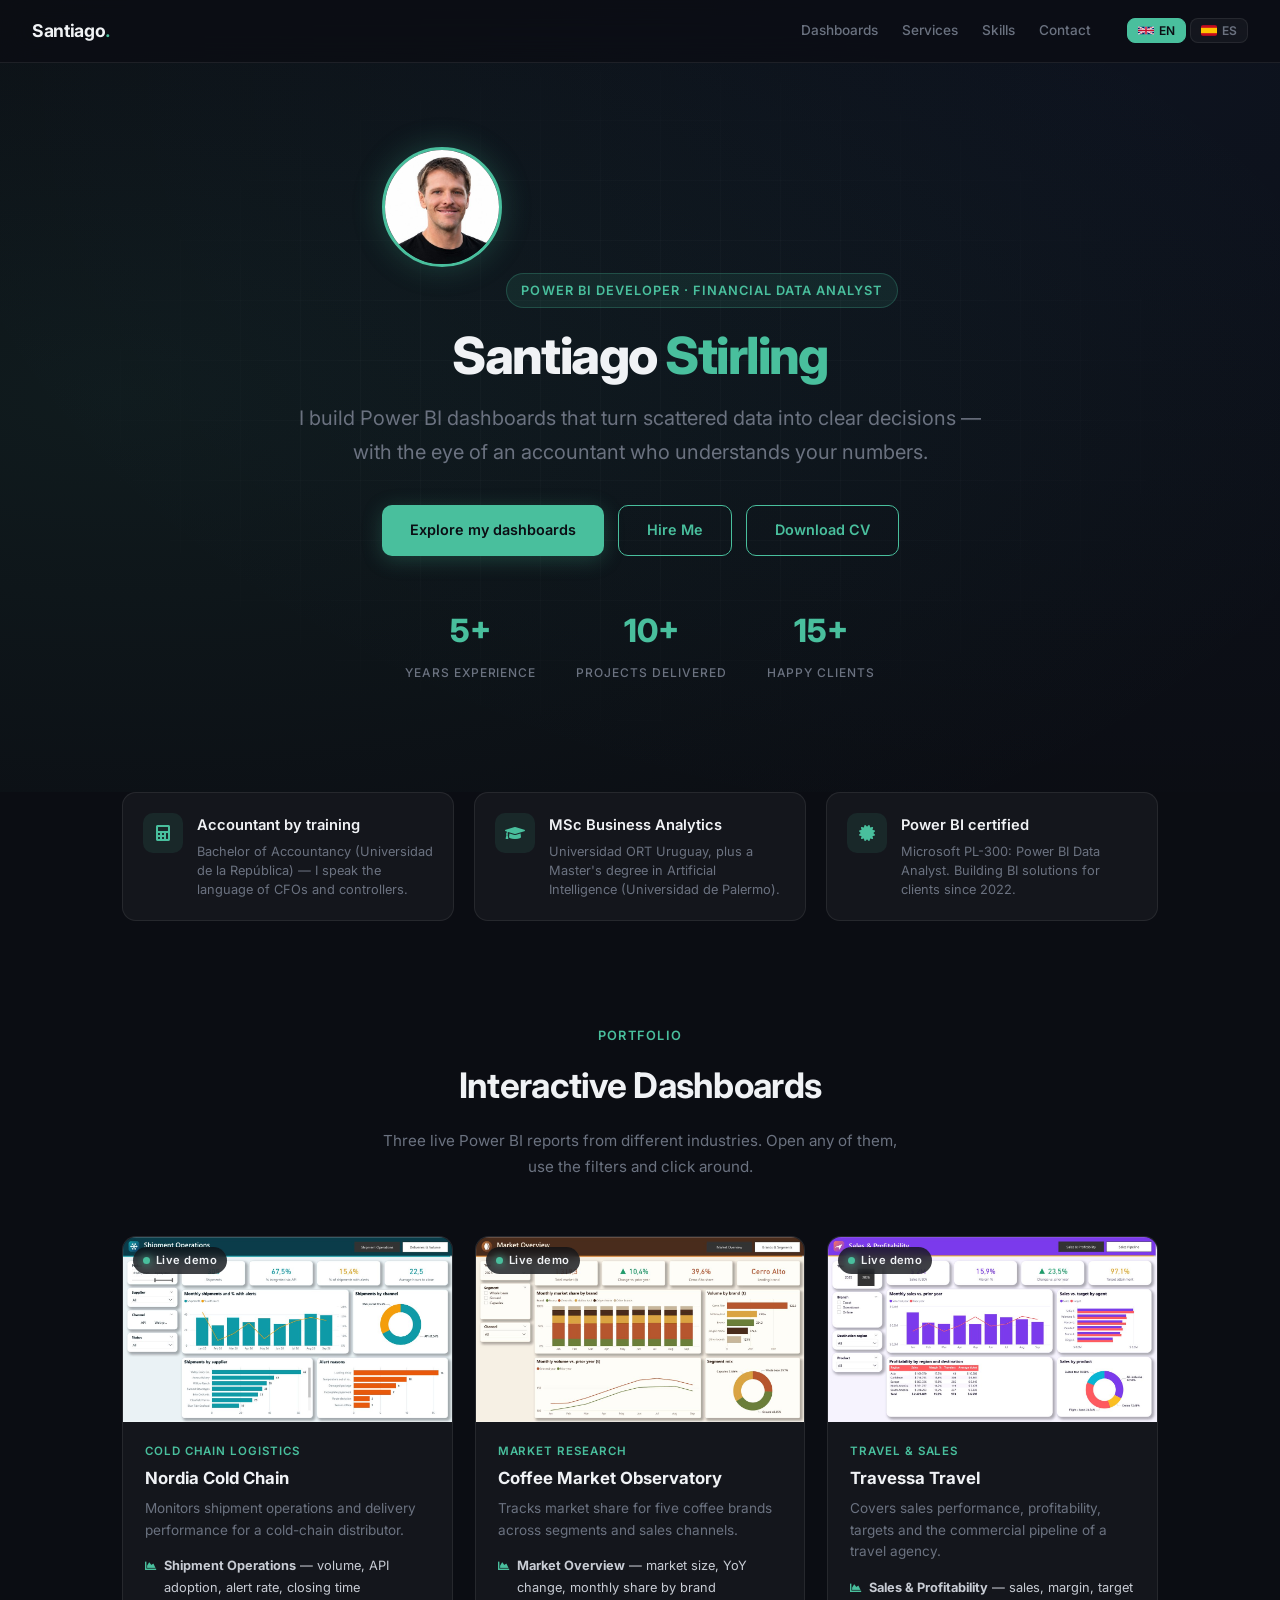
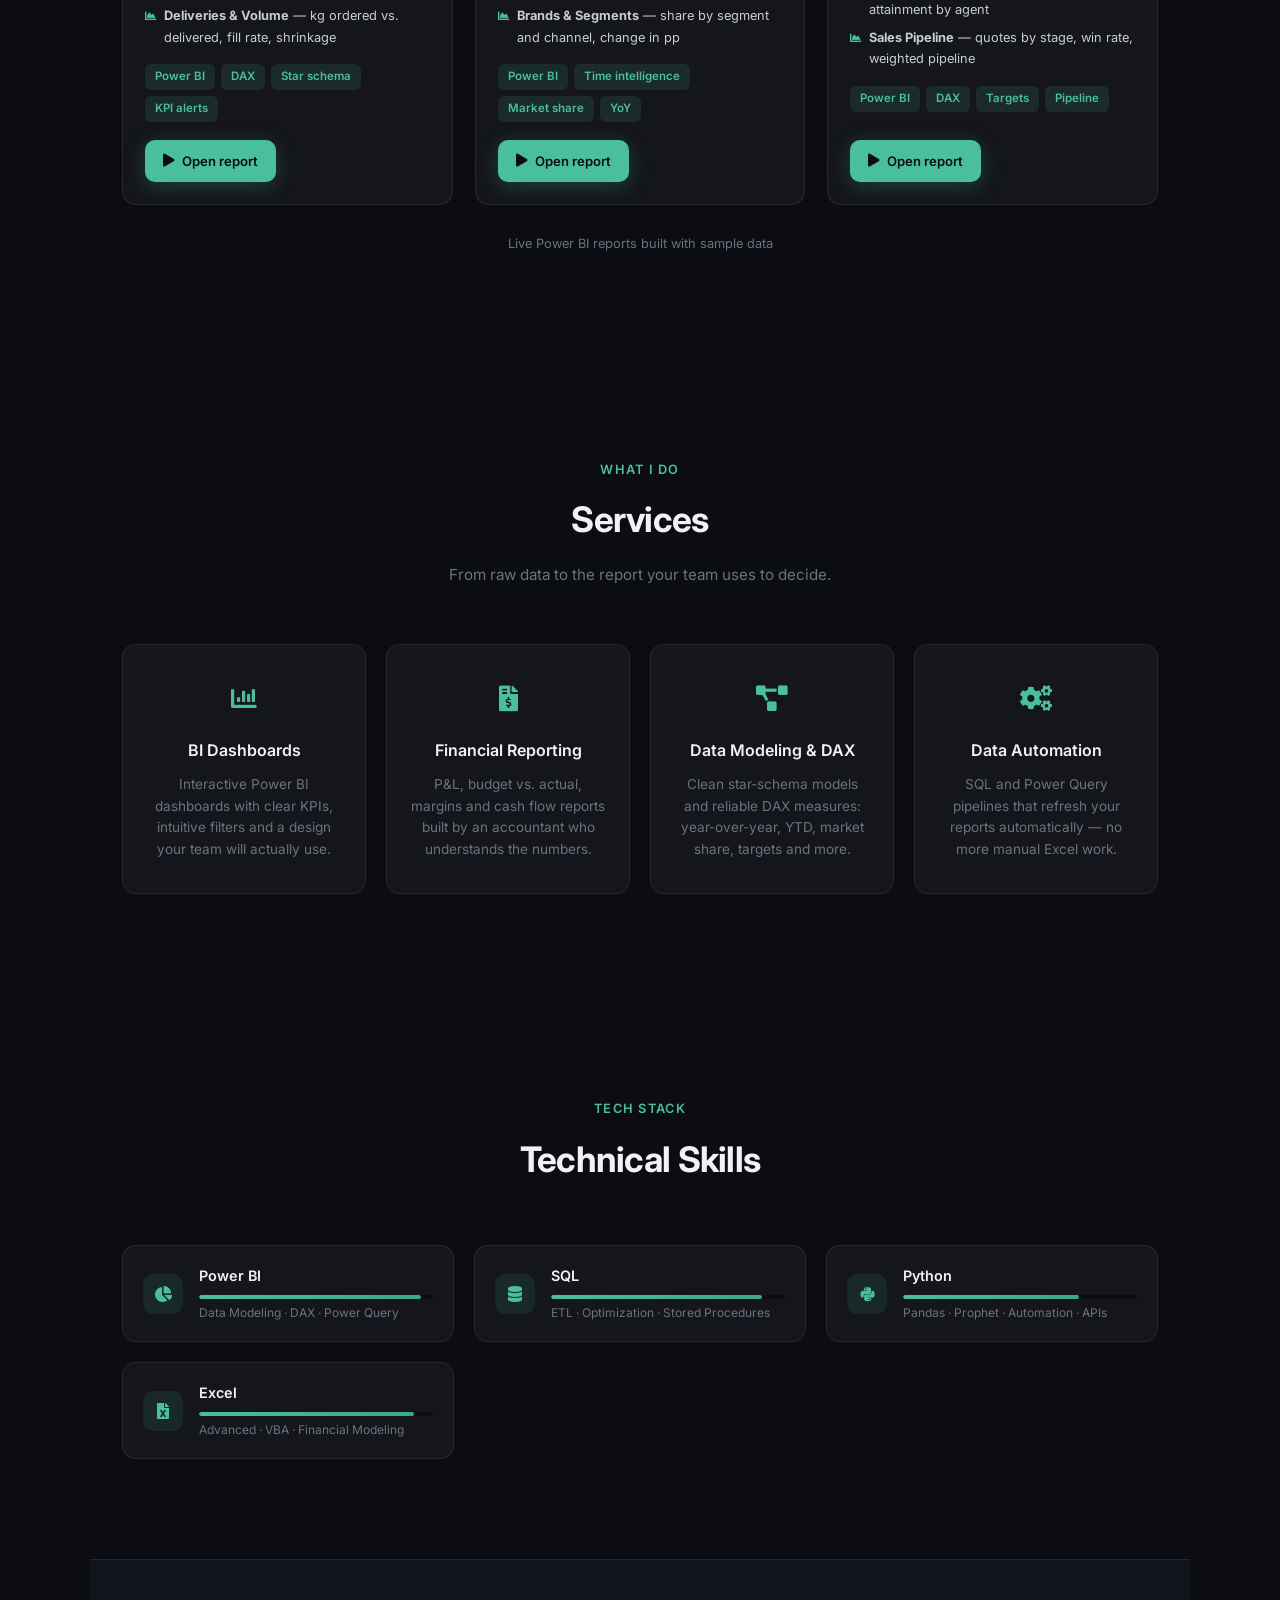
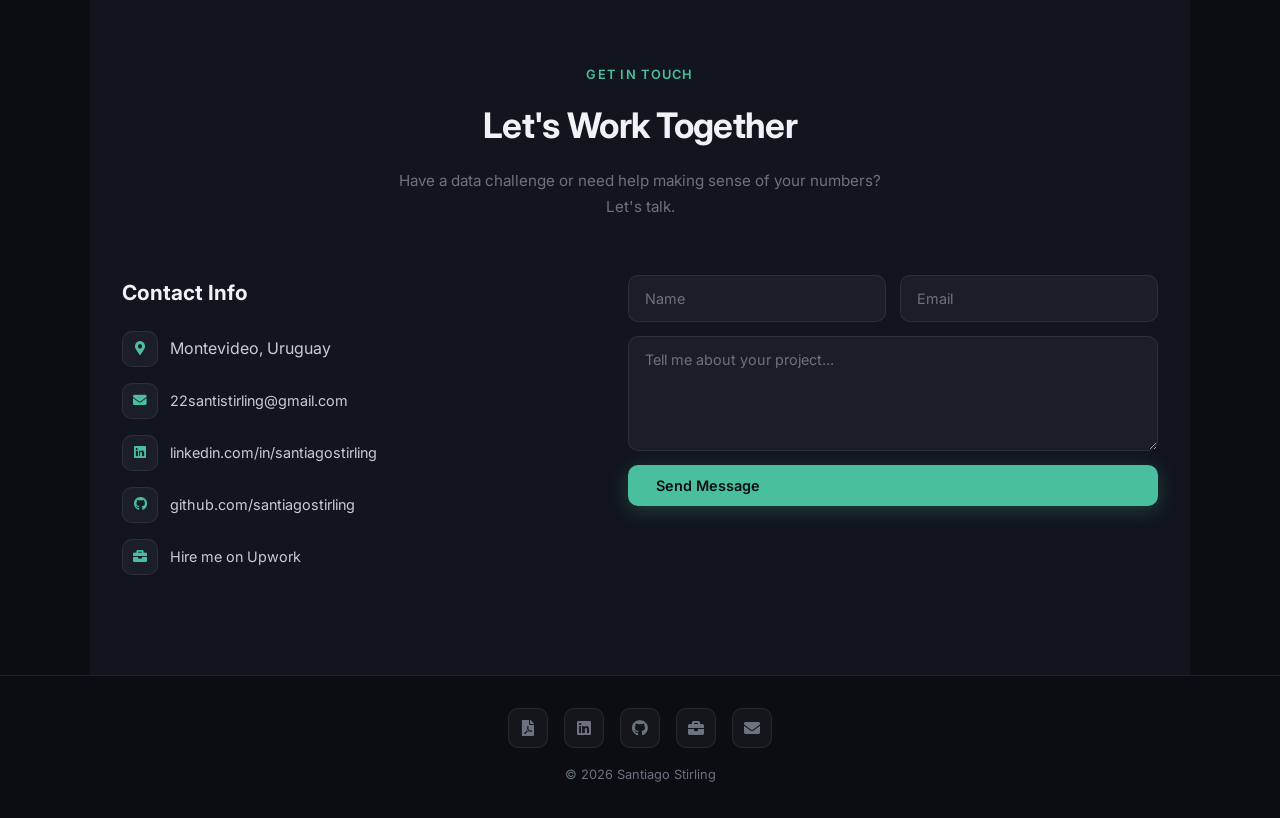
<file: index.html>
<!DOCTYPE html>
<html lang="en">
<head>
  <meta charset="utf-8"/>
  <meta name="viewport" content="width=device-width, initial-scale=1"/>
  <title>Santiago Stirling | Power BI Developer & Financial Data Analyst</title>
  <meta name="description" content="Power BI developer and financial data analyst. Interactive dashboards, data modeling, DAX and financial reporting — built by an accountant who understands your numbers."/>
  <meta name="theme-color" content="#0b0d13"/>
  <link rel="canonical" href="https://santiagostirling.github.io/"/>
  <meta property="og:type" content="website"/>
  <meta property="og:url" content="https://santiagostirling.github.io/"/>
  <meta property="og:title" content="Santiago Stirling | Power BI Developer & Financial Data Analyst"/>
  <meta property="og:description" content="Explore three interactive dashboards: cold-chain logistics, coffee market share and travel-agency sales."/>
  <meta property="og:image" content="https://santiagostirling.github.io/images/og-image.jpg"/>
  <meta name="twitter:card" content="summary_large_image"/>
  <link rel="icon" type="image/png" href="images/favicon.png"/>
  <link rel="apple-touch-icon" href="images/favicon.png"/>
  <link rel="preconnect" href="https://fonts.googleapis.com"/>
  <link href="https://fonts.googleapis.com/css2?family=Inter:wght@400;500;600;700;800&display=swap" rel="stylesheet"/>
  <link rel="stylesheet" href="assets/css/fontawesome-all.min.css"/>
  <style>
    *,*::before,*::after{box-sizing:border-box;margin:0;padding:0}
    :root{
      --bg:#0b0d13;--bg2:#12151e;--bg3:#181c28;
      --glass:rgba(255,255,255,0.04);--glass-border:rgba(255,255,255,0.08);
      --accent:#49bf9d;--accent2:#3aa88a;--accent-glow:rgba(73,191,157,0.25);
      --text:#c8ccd4;--text-dim:#6b7280;--white:#f0f2f5;
      --radius:14px;
    }
    html{scroll-behavior:smooth}
    body{font-family:'Inter',sans-serif;background:var(--bg);color:var(--text);line-height:1.7;overflow-x:hidden}
    a{color:var(--accent);text-decoration:none;transition:color .2s}
    a:hover{color:var(--white)}
    ::selection{background:var(--accent);color:var(--bg)}

    /* ===== NAV ===== */
    .nav{position:fixed;top:0;left:0;right:0;z-index:100;padding:16px 32px;display:flex;justify-content:space-between;align-items:center;background:rgba(11,13,19,0.75);backdrop-filter:blur(16px);border-bottom:1px solid var(--glass-border);transition:background .3s}
    .nav-logo{font-weight:700;font-size:1.1rem;color:var(--white);letter-spacing:-0.02em}
    .nav-logo span{color:var(--accent)}
    .nav-links{display:flex;gap:24px;align-items:center}
    .nav-links a{color:var(--text-dim);font-size:.85rem;font-weight:500;border:none;transition:color .2s}
    .nav-links a:hover{color:var(--white)}
    .lang-toggle{display:flex;gap:4px;margin-left:12px}
    .lang-toggle button{background:var(--glass);border:1px solid var(--glass-border);color:var(--text-dim);padding:4px 10px;border-radius:8px;cursor:pointer;font-size:.75rem;font-weight:600;font-family:'Inter',sans-serif;display:flex;align-items:center;gap:5px;transition:all .2s}
    .lang-toggle button.active{background:var(--accent);color:var(--bg);border-color:var(--accent)}
    .lang-toggle button:hover:not(.active){border-color:var(--accent);color:var(--accent)}
    .lang-toggle .flag{width:16px;height:11px;border-radius:2px;flex-shrink:0}

    /* ===== HERO ===== */
    .hero{min-height:88vh;display:flex;align-items:center;justify-content:center;position:relative;padding:120px 32px 80px;overflow:hidden}
    .hero::before{content:'';position:absolute;top:-50%;left:-50%;width:200%;height:200%;background:radial-gradient(ellipse at 30% 50%,rgba(73,191,157,0.08) 0%,transparent 50%),radial-gradient(ellipse at 70% 30%,rgba(59,130,246,0.05) 0%,transparent 50%);animation:aurora 15s ease-in-out infinite alternate}
    @keyframes aurora{0%{transform:translate(0,0) rotate(0deg)}100%{transform:translate(-3%,2%) rotate(3deg)}}
    .hero-grid{position:absolute;inset:0;background-image:linear-gradient(rgba(255,255,255,0.02) 1px,transparent 1px),linear-gradient(90deg,rgba(255,255,255,0.02) 1px,transparent 1px);background-size:60px 60px;mask-image:radial-gradient(ellipse at center,black 30%,transparent 70%)}
    .hero-content{position:relative;z-index:1;text-align:center;max-width:720px}
    .hero-avatar{width:120px;height:120px;border-radius:50%;border:3px solid var(--accent);box-shadow:0 0 30px var(--accent-glow);margin:0 auto 28px;object-fit:cover}
    .hero h1{font-size:clamp(2rem,5vw,3.2rem);font-weight:800;color:var(--white);line-height:1.15;letter-spacing:-0.03em;margin-bottom:16px}
    .hero h1 span{color:var(--accent)}
    .hero-subtitle{font-size:clamp(1rem,2.5vw,1.25rem);color:var(--text-dim);margin-bottom:36px;font-weight:400}
    .hero-cta{display:flex;gap:14px;justify-content:center;flex-wrap:wrap}
    .btn{display:inline-flex;align-items:center;gap:8px;padding:12px 28px;border-radius:10px;font-weight:600;font-size:.9rem;font-family:'Inter',sans-serif;cursor:pointer;transition:all .25s;border:none}
    .btn-primary{background:var(--accent);color:var(--bg);box-shadow:0 4px 20px var(--accent-glow)}
    .btn-primary:hover{background:var(--white);color:var(--bg);box-shadow:0 4px 24px rgba(255,255,255,0.15);transform:translateY(-2px)}
    .btn-outline{background:transparent;color:var(--accent);border:1.5px solid var(--accent)}
    .btn-outline:hover{background:var(--accent);color:var(--bg);transform:translateY(-2px)}
    .hero-stats{display:flex;gap:40px;justify-content:center;margin-top:48px}
    .stat{text-align:center}
    .stat-number{font-size:2rem;font-weight:800;color:var(--accent);display:block}
    .stat-label{font-size:.75rem;color:var(--text-dim);text-transform:uppercase;letter-spacing:.08em;font-weight:500}

    /* ===== SECTIONS ===== */
    .section{padding:100px 32px;max-width:1100px;margin:0 auto}
    .section-header{text-align:center;margin-bottom:56px}
    .section-header h2{font-size:clamp(1.6rem,3vw,2.2rem);font-weight:700;color:var(--white);letter-spacing:-0.02em;margin-bottom:12px}
    .section-header p{color:var(--text-dim);max-width:520px;margin:0 auto;font-size:.95rem}
    .section-label{display:inline-block;color:var(--accent);font-size:.8rem;font-weight:600;letter-spacing:.1em;text-transform:uppercase;margin-bottom:10px}
    .divider{width:48px;height:3px;background:var(--accent);border-radius:2px;margin:0 auto}

    /* ===== SERVICES ===== */
    .services-grid{display:grid;grid-template-columns:repeat(auto-fit,minmax(240px,1fr));gap:20px}
    .service-card{background:var(--glass);border:1px solid var(--glass-border);border-radius:var(--radius);padding:32px 24px;text-align:center;transition:all .3s;position:relative;overflow:hidden}
    .service-card::before{content:'';position:absolute;top:0;left:50%;transform:translateX(-50%);width:60%;height:1px;background:linear-gradient(90deg,transparent,var(--accent),transparent);opacity:0;transition:opacity .3s}
    .service-card:hover{border-color:rgba(73,191,157,0.2);transform:translateY(-4px);box-shadow:0 12px 40px rgba(0,0,0,0.3)}
    .service-card:hover::before{opacity:1}
    .service-card .icon{font-size:1.6rem;color:var(--accent);margin-bottom:16px}
    .service-card h3{font-size:1rem;font-weight:600;color:var(--white);margin-bottom:10px}
    .service-card p{font-size:.85rem;color:var(--text-dim);line-height:1.6;margin:0}

    /* ===== SKILLS ===== */
    .skills-grid{display:grid;grid-template-columns:repeat(auto-fit,minmax(280px,1fr));gap:20px}
    .skill-item{display:flex;align-items:center;gap:16px;background:var(--glass);border:1px solid var(--glass-border);border-radius:var(--radius);padding:18px 20px;transition:border-color .3s}
    .skill-item:hover{border-color:rgba(73,191,157,0.2)}
    .skill-icon{width:40px;height:40px;border-radius:10px;background:rgba(73,191,157,0.1);display:flex;align-items:center;justify-content:center;color:var(--accent);font-size:1rem;flex-shrink:0}
    .skill-info{flex:1}
    .skill-name{font-weight:600;font-size:.9rem;color:var(--white);margin-bottom:6px}
    .skill-bar{height:4px;background:var(--bg);border-radius:2px;overflow:hidden}
    .skill-fill{height:100%;background:linear-gradient(90deg,var(--accent),var(--accent2));border-radius:2px;transition:width 1.2s cubic-bezier(.25,.8,.25,1)}
    .skill-tags{font-size:.75rem;color:var(--text-dim);margin-top:4px}

    /* ===== DASHBOARDS ===== */
    .dash-grid{display:grid;grid-template-columns:repeat(3,1fr);gap:22px}
    .dash-card{background:var(--glass);border:1px solid var(--glass-border);border-radius:var(--radius);overflow:hidden;display:flex;flex-direction:column;transition:all .3s}
    .dash-card:hover{border-color:rgba(73,191,157,0.25);transform:translateY(-4px);box-shadow:0 12px 40px rgba(0,0,0,0.35)}
    .dash-thumb{display:block;position:relative;aspect-ratio:16/9;overflow:hidden;background:var(--bg2)}
    .dash-thumb img{width:100%;height:100%;object-fit:cover;object-position:top left;transition:transform .5s}
    .dash-card:hover .dash-thumb img{transform:scale(1.04)}
    .dash-thumb .live{position:absolute;top:10px;left:10px;background:rgba(11,13,19,.78);color:var(--white);font-size:.7rem;font-weight:600;padding:4px 10px;border-radius:999px;letter-spacing:.04em;backdrop-filter:blur(6px)}
    .dash-thumb .live::before{content:'';display:inline-block;width:7px;height:7px;border-radius:50%;background:var(--accent);margin-right:6px;box-shadow:0 0 8px var(--accent)}
    .dash-body{padding:20px 22px 22px;display:flex;flex-direction:column;flex:1}
    .dash-industry{font-size:.72rem;font-weight:600;letter-spacing:.08em;text-transform:uppercase;color:var(--accent);margin-bottom:6px}
    .dash-body h3{font-size:1.05rem;font-weight:700;color:var(--white);margin-bottom:8px;line-height:1.35}
    .dash-body p{font-size:.85rem;color:var(--text-dim);line-height:1.6;margin-bottom:14px}
    .dash-pages{list-style:none;margin:0 0 16px;display:flex;flex-direction:column;gap:6px}
    .dash-pages li{font-size:.8rem;color:var(--text);display:flex;gap:8px;align-items:baseline}
    .dash-pages li i{color:var(--accent);font-size:.7rem}
    .tech-tags{display:flex;flex-wrap:wrap;gap:6px;margin-bottom:18px}
    .tech-tags span{background:rgba(73,191,157,0.12);color:var(--accent);padding:3px 10px;border-radius:6px;font-size:.72rem;font-weight:600}
    .dash-actions{margin-top:auto;display:flex;gap:10px;flex-wrap:wrap}
    .dash-actions .btn{padding:10px 18px;font-size:.82rem}
    .dash-note{text-align:center;color:var(--text-dim);font-size:.8rem;margin-top:28px}
    @media(max-width:980px){.dash-grid{grid-template-columns:1fr 1fr}}
    @media(max-width:640px){.dash-grid{grid-template-columns:1fr}}

    /* ===== CONTACT ===== */
    .contact-section{background:var(--bg2);border-top:1px solid var(--glass-border)}
    .contact-grid{display:grid;grid-template-columns:1fr 1fr;gap:48px;align-items:start}
    .contact-info h3{font-size:1.3rem;font-weight:700;color:var(--white);margin-bottom:20px}
    .contact-info p{color:var(--text-dim);margin-bottom:28px;font-size:.9rem}
    .contact-links{list-style:none;display:flex;flex-direction:column;gap:16px}
    .contact-links li{display:flex;align-items:center;gap:12px;color:var(--text)}
    .contact-links li i{width:36px;height:36px;border-radius:10px;background:var(--glass);border:1px solid var(--glass-border);display:flex;align-items:center;justify-content:center;color:var(--accent);font-size:.85rem}
    .contact-links li a{color:var(--text);font-size:.9rem}
    .contact-links li a:hover{color:var(--accent)}
    .contact-form{display:flex;flex-direction:column;gap:14px}
    .contact-form input,.contact-form textarea{background:var(--glass);border:1px solid var(--glass-border);border-radius:10px;padding:14px 16px;color:var(--white);font-family:'Inter',sans-serif;font-size:.9rem;transition:border-color .2s;resize:vertical}
    .contact-form input:focus,.contact-form textarea:focus{outline:none;border-color:var(--accent)}
    .contact-form input::placeholder,.contact-form textarea::placeholder{color:var(--text-dim)}
    .contact-form .form-row{display:grid;grid-template-columns:1fr 1fr;gap:14px}

    /* ===== FOOTER ===== */
    .footer{padding:32px;text-align:center;border-top:1px solid var(--glass-border)}
    .footer-icons{display:flex;justify-content:center;gap:16px;margin-bottom:16px}
    .footer-icons a{width:40px;height:40px;border-radius:10px;background:var(--glass);border:1px solid var(--glass-border);display:flex;align-items:center;justify-content:center;color:var(--text-dim);font-size:1rem;transition:all .2s}
    .footer-icons a:hover{color:var(--accent);border-color:var(--accent);transform:translateY(-2px)}
    .footer p{font-size:.8rem;color:var(--text-dim)}

    /* ===== TOAST ===== */
    .contact-toast{position:fixed;right:20px;bottom:24px;min-width:260px;max-width:calc(100% - 48px);padding:12px 14px;color:#fff;border-radius:10px;box-shadow:0 8px 24px rgba(0,0,0,.4);display:flex;gap:10px;align-items:center;transform:translateY(18px);opacity:0;transition:transform .25s cubic-bezier(.2,.9,.2,1),opacity .25s;z-index:1400;font-size:.9rem}
    .contact-toast.show{transform:translateY(0);opacity:1}
    .contact-toast.success{background:linear-gradient(90deg,#1fa65a,#0f8a45)}
    .contact-toast.error{background:linear-gradient(90deg,#d64545,#a12d2d)}
    .contact-toast .msg{flex:1}
    .contact-toast .close{background:transparent;border:none;color:rgba(255,255,255,.9);font-weight:700;cursor:pointer;padding:6px;border-radius:6px}
    #cv-feedback{position:fixed;right:16px;bottom:64px;display:none;padding:8px 12px;border-radius:6px;color:#fff;font-size:.9rem;z-index:1300}
    #contact-feedback{position:absolute;left:-9999px;width:1px;height:1px;overflow:hidden}

    /* ===== ABOUT STRIP ===== */
    .hero-role{display:inline-block;font-size:.8rem;font-weight:600;letter-spacing:.08em;text-transform:uppercase;color:var(--accent);background:rgba(73,191,157,0.1);border:1px solid rgba(73,191,157,0.25);padding:6px 14px;border-radius:999px;margin-bottom:18px}
    .creds{display:grid;grid-template-columns:repeat(3,1fr);gap:20px;max-width:1100px;margin:0 auto;padding:0 32px}
    .cred{display:flex;gap:14px;align-items:flex-start;background:var(--glass);border:1px solid var(--glass-border);border-radius:var(--radius);padding:20px}
    .cred i{width:40px;height:40px;flex:none;border-radius:10px;background:rgba(73,191,157,0.1);color:var(--accent);display:flex;align-items:center;justify-content:center}
    .cred h3{font-size:.92rem;color:var(--white);font-weight:600;margin-bottom:4px}
    .cred p{font-size:.8rem;color:var(--text-dim);line-height:1.5}
    section[id]{scroll-margin-top:72px}
    a:focus-visible,button:focus-visible,input:focus-visible,textarea:focus-visible{outline:2px solid var(--accent);outline-offset:3px}

    /* ===== MOBILE MENU ===== */
    .menu-btn{display:none;background:var(--glass);border:1px solid var(--glass-border);color:var(--white);width:38px;height:34px;border-radius:8px;font-size:1rem;cursor:pointer}
    .mobile-menu{display:none;position:fixed;top:58px;left:12px;right:12px;z-index:99;background:var(--bg2);border:1px solid var(--glass-border);border-radius:12px;padding:8px;box-shadow:0 16px 40px rgba(0,0,0,.5)}
    .mobile-menu.open{display:flex;flex-direction:column}
    .mobile-menu a{padding:12px 14px;color:var(--white);font-weight:500;border-radius:8px}
    .mobile-menu a:hover{background:var(--glass)}

    /* ===== FADE IN ===== */
    .fade-in{opacity:0;transform:translateY(30px);transition:opacity .7s,transform .7s}
    .fade-in.visible{opacity:1;transform:translateY(0)}

    /* ===== MOBILE ===== */
    @media(max-width:768px){
      .nav{padding:12px 20px}
      .nav-links a:not(.lang-toggle *){display:none}
      .hero{padding:100px 20px 60px}
      .hero-stats{gap:24px}
      .section{padding:64px 20px}
      .contact-grid{grid-template-columns:1fr}
      .contact-form .form-row{grid-template-columns:1fr}
      .hero-cta{flex-direction:column;align-items:stretch;max-width:300px;margin:0 auto}
      .hero-cta .btn{justify-content:center}
      .menu-btn{display:inline-flex;align-items:center;justify-content:center}
      .creds{grid-template-columns:1fr;padding:0 20px}
    }
    @media(max-width:480px){
      .hero-stats{gap:18px}
      .stat-number{font-size:1.5rem}
      .stat-label{font-size:.62rem;line-height:1.35;display:block;margin-top:4px}
      .hero-role{font-size:.66rem;letter-spacing:.04em;padding:6px 12px}
      .services-grid,.skills-grid{grid-template-columns:1fr}
    }
  </style>
</head>
<body>

  <!-- Nav -->
  <nav class="nav">
    <div class="nav-logo">Santiago<span>.</span></div>
    <div class="nav-links">
      <a href="#dashboards" data-i18n="nav_dashboards">Dashboards</a>
      <a href="#services" data-i18n="nav_services">Services</a>
      <a href="#skills" data-i18n="nav_skills">Skills</a>
      <a href="#contact" data-i18n="nav_contact">Contact</a>
      <div class="lang-toggle" role="group" aria-label="Language">
        <button id="lang-en" class="active" onclick="setLang('en')">
          <svg class="flag" viewBox="0 0 60 30" xmlns="http://www.w3.org/2000/svg"><clipPath id="s"><path d="M0,0 v30 h60 v-30 z"/></clipPath><clipPath id="t2"><path d="M30,15 h30 v15 z v15 h-30 z h-30 v-15 z v-15 h30 z"/></clipPath><g clip-path="url(#s)"><path d="M0,0 v30 h60 v-30 z" fill="#012169"/><path d="M0,0 L60,30 M60,0 L0,30" stroke="#fff" stroke-width="6"/><path d="M0,0 L60,30 M60,0 L0,30" clip-path="url(#t2)" stroke="#C8102E" stroke-width="4"/><path d="M30,0 v30 M0,15 h60" stroke="#fff" stroke-width="10"/><path d="M30,0 v30 M0,15 h60" stroke="#C8102E" stroke-width="6"/></g></svg>
          EN
        </button>
        <button id="lang-es" onclick="setLang('es')">
          <svg class="flag" viewBox="0 0 750 500" xmlns="http://www.w3.org/2000/svg"><rect width="750" height="500" fill="#c60b1e"/><rect width="750" height="250" y="125" fill="#ffc400"/></svg>
          ES
        </button>
      </div>
      <button class="menu-btn" id="menu-btn" aria-label="Open menu" aria-expanded="false" aria-controls="mobile-menu"><i class="fas fa-bars"></i></button>
    </div>
  </nav>
  <div class="mobile-menu" id="mobile-menu">
    <a href="#dashboards" data-i18n="nav_dashboards">Dashboards</a>
    <a href="#services" data-i18n="nav_services">Services</a>
    <a href="#skills" data-i18n="nav_skills">Skills</a>
    <a href="#contact" data-i18n="nav_contact">Contact</a>
  </div>

  <!-- Hero -->
  <section class="hero">
    <div class="hero-grid"></div>
    <div class="hero-content">
      <img src="images/profile.jpg" alt="Santiago Stirling" class="hero-avatar" width="120" height="120"/>
      <div class="hero-role" data-i18n="hero_role">Power BI Developer · Financial Data Analyst</div>
      <h1>Santiago <span>Stirling</span></h1>
      <p class="hero-subtitle" data-i18n="hero_subtitle">I build Power BI dashboards that turn scattered data into clear decisions — with the eye of an accountant who understands your numbers.</p>
      <div class="hero-cta">
        <a href="#dashboards" class="btn btn-primary" data-i18n="btn_dash">Explore my dashboards</a>
        <a href="#contact" class="btn btn-outline" data-i18n="btn_hire">Hire Me</a>
        <a href="./assets/docs/Santiago_Stirling_CV.pdf" class="btn btn-outline" data-cv data-filename="Santiago_Stirling_CV.pdf" target="_blank" rel="noopener noreferrer" data-i18n="download_cv">Download CV</a>
      </div>
      <div class="hero-stats">
        <div class="stat"><span class="stat-number">5+</span><span class="stat-label" data-i18n="stat_years">Years Experience</span></div>
        <div class="stat"><span class="stat-number">10+</span><span class="stat-label" data-i18n="stat_projects">Projects Delivered</span></div>
        <div class="stat"><span class="stat-number">15+</span><span class="stat-label" data-i18n="stat_clients">Happy Clients</span></div>
      </div>
    </div>
  </section>

  <!-- Credentials -->
  <div class="creds fade-in" aria-label="Credentials">
    <div class="cred"><i class="fas fa-calculator"></i><div><h3 data-i18n="cred1_t">Accountant by training</h3><p data-i18n="cred1_d">Bachelor of Accountancy (Universidad de la República) — I speak the language of CFOs and controllers.</p></div></div>
    <div class="cred"><i class="fas fa-graduation-cap"></i><div><h3 data-i18n="cred2_t">MSc Business Analytics</h3><p data-i18n="cred2_d">Universidad ORT Uruguay, plus a Master's degree in Artificial Intelligence (Universidad de Palermo).</p></div></div>
    <div class="cred"><i class="fas fa-certificate"></i><div><h3 data-i18n="cred3_t">Power BI certified</h3><p data-i18n="cred3_d">Microsoft PL-300: Power BI Data Analyst. Building BI solutions for clients since 2022.</p></div></div>
  </div>

  <!-- Dashboards -->
  <section class="section fade-in" id="dashboards">
    <div class="section-header">
      <span class="section-label" data-i18n="dash_label">Portfolio</span>
      <h2 data-i18n="dash_title">Interactive Dashboards</h2>
      <p data-i18n="dash_sub">Three live Power BI reports from different industries. Open any of them, use the filters and click around.</p>
    </div>
    <div class="dash-grid">
      <article class="dash-card">
        <a class="dash-thumb" href="dashboards/nordia.html"><img src="images/dashboards/nordia.jpg" alt="Nordia Cold Chain dashboard preview" loading="lazy"/><span class="live" data-i18n="live">Live demo</span></a>
        <div class="dash-body">
          <div class="dash-industry" data-i18n="dash1_ind">Cold chain logistics</div>
          <h3>Nordia Cold Chain</h3>
          <p data-i18n="dash1_desc">Monitors shipment operations and delivery performance for a cold-chain distributor.</p>
          <ul class="dash-pages">
            <li><i class="fas fa-chart-area"></i><span><b>Shipment Operations</b> — <span data-i18n="dash1_p1">volume, API adoption, alert rate, closing time</span></span></li>
            <li><i class="fas fa-chart-area"></i><span><b>Deliveries &amp; Volume</b> — <span data-i18n="dash1_p2">kg ordered vs. delivered, fill rate, shrinkage</span></span></li>
          </ul>
          <div class="tech-tags"><span>Power BI</span><span>DAX</span><span>Star schema</span><span>KPI alerts</span></div>
          <div class="dash-actions">
            <a class="btn btn-primary" href="dashboards/nordia.html"><i class="fas fa-play"></i> <span data-i18n="btn_explore">Open report</span></a>
          </div>
        </div>
      </article>
      <article class="dash-card">
        <a class="dash-thumb" href="dashboards/coffee.html"><img src="images/dashboards/coffee.jpg" alt="Coffee Market Observatory dashboard preview" loading="lazy"/><span class="live" data-i18n="live">Live demo</span></a>
        <div class="dash-body">
          <div class="dash-industry" data-i18n="dash2_ind">Market research</div>
          <h3>Coffee Market Observatory</h3>
          <p data-i18n="dash2_desc">Tracks market share for five coffee brands across segments and sales channels.</p>
          <ul class="dash-pages">
            <li><i class="fas fa-chart-area"></i><span><b>Market Overview</b> — <span data-i18n="dash2_p1">market size, YoY change, monthly share by brand</span></span></li>
            <li><i class="fas fa-chart-area"></i><span><b>Brands &amp; Segments</b> — <span data-i18n="dash2_p2">share by segment and channel, change in pp</span></span></li>
          </ul>
          <div class="tech-tags"><span>Power BI</span><span>Time intelligence</span><span>Market share</span><span>YoY</span></div>
          <div class="dash-actions">
            <a class="btn btn-primary" href="dashboards/coffee.html"><i class="fas fa-play"></i> <span data-i18n="btn_explore">Open report</span></a>
          </div>
        </div>
      </article>
      <article class="dash-card">
        <a class="dash-thumb" href="dashboards/travessa.html"><img src="images/dashboards/travessa.jpg" alt="Travessa Travel dashboard preview" loading="lazy"/><span class="live" data-i18n="live">Live demo</span></a>
        <div class="dash-body">
          <div class="dash-industry" data-i18n="dash3_ind">Travel &amp; sales</div>
          <h3>Travessa Travel</h3>
          <p data-i18n="dash3_desc">Covers sales performance, profitability, targets and the commercial pipeline of a travel agency.</p>
          <ul class="dash-pages">
            <li><i class="fas fa-chart-area"></i><span><b>Sales &amp; Profitability</b> — <span data-i18n="dash3_p1">sales, margin, target attainment by agent</span></span></li>
            <li><i class="fas fa-chart-area"></i><span><b>Sales Pipeline</b> — <span data-i18n="dash3_p2">quotes by stage, win rate, weighted pipeline</span></span></li>
          </ul>
          <div class="tech-tags"><span>Power BI</span><span>DAX</span><span>Targets</span><span>Pipeline</span></div>
          <div class="dash-actions">
            <a class="btn btn-primary" href="dashboards/travessa.html"><i class="fas fa-play"></i> <span data-i18n="btn_explore">Open report</span></a>
          </div>
        </div>
      </article>
    </div>
    <p class="dash-note" data-i18n="dash_note">Live Power BI reports built with sample data</p>
  </section>

  <!-- Services -->
  <section class="section fade-in" id="services">
    <div class="section-header">
      <span class="section-label" data-i18n="services_label">What I Do</span>
      <h2 data-i18n="services_title">Services</h2>
      <p data-i18n="services_sub">From raw data to the report your team uses to decide.</p>
    </div>
    <div class="services-grid">
      <div class="service-card">
        <div class="icon"><i class="fas fa-chart-bar"></i></div>
        <h3 data-i18n="svc_bi_title">BI Dashboards</h3>
        <p data-i18n="svc_bi_desc">Interactive Power BI dashboards with clear KPIs, intuitive filters and a design your team will actually use.</p>
      </div>
      <div class="service-card">
        <div class="icon"><i class="fas fa-file-invoice-dollar"></i></div>
        <h3 data-i18n="svc_fin_title">Financial Reporting</h3>
        <p data-i18n="svc_fin_desc">P&amp;L, budget vs. actual, margins and cash flow reports built by an accountant who understands the numbers.</p>
      </div>
      <div class="service-card">
        <div class="icon"><i class="fas fa-project-diagram"></i></div>
        <h3 data-i18n="svc_model_title">Data Modeling &amp; DAX</h3>
        <p data-i18n="svc_model_desc">Clean star-schema models and reliable DAX measures: year-over-year, YTD, market share, targets and more.</p>
      </div>
      <div class="service-card">
        <div class="icon"><i class="fas fa-cogs"></i></div>
        <h3 data-i18n="svc_auto_title">Data Automation</h3>
        <p data-i18n="svc_auto_desc">SQL and Power Query pipelines that refresh your reports automatically — no more manual Excel work.</p>
      </div>
    </div>
  </section>

  <!-- Skills -->
  <section class="section fade-in" id="skills">
    <div class="section-header">
      <span class="section-label" data-i18n="skills_label">Tech Stack</span>
      <h2 data-i18n="skills_title">Technical Skills</h2>
    </div>
    <div class="skills-grid">
      <div class="skill-item">
        <div class="skill-icon"><i class="fas fa-chart-pie"></i></div>
        <div class="skill-info">
          <div class="skill-name">Power BI</div>
          <div class="skill-bar"><div class="skill-fill" data-width="95"></div></div>
          <div class="skill-tags">Data Modeling · DAX · Power Query</div>
        </div>
      </div>
      <div class="skill-item">
        <div class="skill-icon"><i class="fas fa-database"></i></div>
        <div class="skill-info">
          <div class="skill-name">SQL</div>
          <div class="skill-bar"><div class="skill-fill" data-width="90"></div></div>
          <div class="skill-tags">ETL · Optimization · Stored Procedures</div>
        </div>
      </div>
      <div class="skill-item">
        <div class="skill-icon"><i class="fab fa-python"></i></div>
        <div class="skill-info">
          <div class="skill-name">Python</div>
          <div class="skill-bar"><div class="skill-fill" data-width="75"></div></div>
          <div class="skill-tags">Pandas · Prophet · Automation · APIs</div>
        </div>
      </div>
      <div class="skill-item">
        <div class="skill-icon"><i class="fas fa-file-excel"></i></div>
        <div class="skill-info">
          <div class="skill-name">Excel</div>
          <div class="skill-bar"><div class="skill-fill" data-width="92"></div></div>
          <div class="skill-tags">Advanced · VBA · Financial Modeling</div>
        </div>
      </div>
    </div>
  </section>

  <!-- Contact -->
  <section class="section contact-section fade-in" id="contact">
    <div class="section-header">
      <span class="section-label" data-i18n="contact_label">Get in Touch</span>
      <h2 data-i18n="contact_title">Let's Work Together</h2>
      <p data-i18n="contact_text">Have a data challenge or need help making sense of your numbers? Let's talk.</p>
    </div>
    <div class="contact-grid">
      <div class="contact-info">
        <h3 data-i18n="contact_info_title">Contact Info</h3>
        <ul class="contact-links">
          <li><i class="fas fa-map-marker-alt"></i> Montevideo, Uruguay</li>
          <li><i class="fas fa-envelope"></i> <a href="mailto:22santistirling@gmail.com">22santistirling@gmail.com</a></li>
          <li><i class="fab fa-linkedin"></i> <a href="https://www.linkedin.com/in/santiago-stirling-878bb5154/" target="_blank" rel="noopener noreferrer">linkedin.com/in/santiagostirling</a></li>
          <li><i class="fab fa-github"></i> <a href="https://github.com/santiagostirling" target="_blank" rel="noopener noreferrer">github.com/santiagostirling</a></li>
          <li><i class="fas fa-briefcase"></i> <a href="https://www.upwork.com/freelancers/~01c5cb8e84d23b7fdf" target="_blank" rel="noopener noreferrer" data-i18n="upwork_link">Hire me on Upwork</a></li>
        </ul>
      </div>
      <form id="contact-form" class="contact-form" novalidate>
        <div class="form-row">
          <input type="text" name="name" id="name" placeholder="Name" data-i18n-placeholder="ph_name" required/>
          <input type="email" name="email" id="email" placeholder="Email" data-i18n-placeholder="ph_email" required/>
        </div>
        <textarea name="message" id="message" placeholder="Message" data-i18n-placeholder="ph_message" rows="5" required></textarea>
        <button type="submit" id="contact-submit" class="btn btn-primary" data-i18n="btn_send">Send Message</button>
        <div id="contact-feedback" role="status"></div>
      </form>
    </div>
  </section>

  <!-- Footer -->
  <footer class="footer">
    <div class="footer-icons">
      <a href="./assets/docs/Santiago_Stirling_CV.pdf" data-cv data-filename="Santiago_Stirling_CV.pdf" target="_blank" rel="noopener noreferrer" aria-label="Download CV"><i class="fas fa-file-pdf"></i></a>
      <a href="https://www.linkedin.com/in/santiago-stirling-878bb5154/" target="_blank" rel="noopener noreferrer" aria-label="LinkedIn"><i class="fab fa-linkedin"></i></a>
      <a href="https://github.com/santiagostirling" target="_blank" rel="noopener noreferrer" aria-label="GitHub"><i class="fab fa-github"></i></a>
      <a href="https://www.upwork.com/freelancers/~01c5cb8e84d23b7fdf" target="_blank" rel="noopener noreferrer" aria-label="Upwork"><i class="fas fa-briefcase"></i></a>
      <a href="mailto:22santistirling@gmail.com" aria-label="Email"><i class="fas fa-envelope"></i></a>
    </div>
    <p>&copy; <span id="year">2026</span> Santiago Stirling</p>
  </footer>

  <script>
    // ===== i18n =====
    var translations = {
      en: {
        nav_dashboards:"Dashboards",btn_dash:"Explore my dashboards",
        svc_fin_title:"Financial Reporting",svc_fin_desc:"P&amp;L, budget vs. actual, margins and cash flow reports built by an accountant who understands the numbers.",
        svc_model_title:"Data Modeling &amp; DAX",svc_model_desc:"Clean star-schema models and reliable DAX measures: year-over-year, YTD, market share, targets and more.",
        dash_label:"Portfolio",dash_title:"Interactive Dashboards",dash_sub:"Three live Power BI reports from different industries. Open any of them, use the filters and click around.",
        live:"Live demo",btn_explore:"Open report",dash_note:"Live Power BI reports built with sample data",
        dash1_ind:"Cold chain logistics",dash1_desc:"Monitors shipment operations and delivery performance for a cold-chain distributor.",
        dash1_p1:"volume, API adoption, alert rate, closing time",dash1_p2:"kg ordered vs. delivered, fill rate, shrinkage",
        dash2_ind:"Market research",dash2_desc:"Tracks market share for five coffee brands across segments and sales channels.",
        dash2_p1:"market size, YoY change, monthly share by brand",dash2_p2:"share by segment and channel, change in pp",
        dash3_ind:"Travel &amp; sales",dash3_desc:"Covers sales performance, profitability, targets and the commercial pipeline of a travel agency.",
        dash3_p1:"sales, margin, target attainment by agent",dash3_p2:"quotes by stage, win rate, weighted pipeline",
        nav_services:"Services",nav_skills:"Skills",nav_contact:"Contact",
        hero_subtitle:"I build Power BI dashboards that turn scattered data into clear decisions — with the eye of an accountant who understands your numbers.",
        hero_role:"Power BI Developer · Financial Data Analyst",upwork_link:"Hire me on Upwork",
        cred1_t:"Accountant by training",cred1_d:"Bachelor of Accountancy (Universidad de la República) — I speak the language of CFOs and controllers.",
        cred2_t:"MSc Business Analytics",cred2_d:"Universidad ORT Uruguay, plus a Master's degree in Artificial Intelligence (Universidad de Palermo).",
        cred3_t:"Power BI certified",cred3_d:"Microsoft PL-300: Power BI Data Analyst. Building BI solutions for clients since 2022.",
        btn_hire:"Hire Me",download_cv:"Download CV",
        stat_years:"Years Experience",stat_projects:"Projects Delivered",stat_clients:"Happy Clients",
        services_label:"What I Do",services_title:"Services",services_sub:"From raw data to the report your team uses to decide.",
        svc_bi_title:"BI Dashboards",svc_bi_desc:"Interactive Power BI dashboards with clear KPIs, intuitive filters and a design your team will actually use.",
        svc_auto_title:"Data Automation",svc_auto_desc:"SQL and Power Query pipelines that refresh your reports automatically — no more manual Excel work.",
        skills_label:"Tech Stack",skills_title:"Technical Skills",
        contact_label:"Get in Touch",contact_title:"Let's Work Together",contact_text:"Have a data challenge or need help making sense of your numbers? Let's talk.",
        contact_info_title:"Contact Info",
        ph_name:"Name",ph_email:"Email",ph_message:"Tell me about your project...",btn_send:"Send Message",
        msg_fill_all:"Please fill in all fields.",msg_invalid_email:"Invalid email address.",
        msg_opening_mail:"Opening your email client...",
        msg_checking_file:"Checking file...",msg_downloading:"Downloading...",msg_download_started:"Download started",
        msg_cv_not_found:"CV not found (404).",msg_cv_cors:"Network or CORS error.",msg_cv_error:"Error downloading CV."
      },
      es: {
        nav_dashboards:"Dashboards",btn_dash:"Ver mis dashboards",
        svc_fin_title:"Reportes Financieros",svc_fin_desc:"Estados de resultados, presupuesto vs. real, márgenes y flujo de caja, hechos por un contador que entiende los números.",
        svc_model_title:"Modelado de Datos y DAX",svc_model_desc:"Modelos en estrella prolijos y medidas DAX confiables: interanual, acumulado del año, participación de mercado, objetivos y más.",
        dash_label:"Portfolio",dash_title:"Dashboards Interactivos",dash_sub:"Tres reportes de Power BI en vivo, de rubros distintos. Abrí cualquiera, usá los filtros y hacé clic para explorar.",
        live:"Demo en vivo",btn_explore:"Abrir reporte",dash_note:"Reportes de Power BI en vivo, hechos con datos de muestra",
        dash1_ind:"Logística en frío",dash1_desc:"Monitorea la operación de envíos y el desempeño de entregas de un distribuidor de cadena de frío.",
        dash1_p1:"volumen, adopción de API, tasa de alertas, tiempo de cierre",dash1_p2:"kg pedidos vs. entregados, cumplimiento, merma",
        dash2_ind:"Investigación de mercado",dash2_desc:"Sigue la participación de mercado de cinco marcas de café por segmento y canal de venta.",
        dash2_p1:"tamaño de mercado, variación interanual, share mensual por marca",dash2_p2:"share por segmento y canal, cambio en pp",
        dash3_ind:"Turismo y ventas",dash3_desc:"Cubre ventas, rentabilidad, objetivos y el pipeline comercial de una agencia de viajes.",
        dash3_p1:"ventas, margen, cumplimiento de objetivo por asesor",dash3_p2:"cotizaciones por etapa, tasa de conversión, pipeline ponderado",
        nav_services:"Servicios",nav_skills:"Skills",nav_contact:"Contacto",
        hero_subtitle:"Construyo dashboards en Power BI que convierten datos dispersos en decisiones claras — con la mirada de un contador que entiende tus números.",
        hero_role:"Power BI Developer · Análisis Financiero",upwork_link:"Contratame en Upwork",
        cred1_t:"Contador de formación",cred1_d:"Contador Público (Universidad de la República) — hablo el idioma de gerentes financieros y controllers.",
        cred2_t:"Máster en Business Analytics",cred2_d:"Universidad ORT Uruguay, y un Máster en Inteligencia Artificial (Universidad de Palermo).",
        cred3_t:"Certificado en Power BI",cred3_d:"Microsoft PL-300: Power BI Data Analyst. Desarrollando soluciones de BI para clientes desde 2022.",
        btn_hire:"Contrátame",download_cv:"Descargar CV",
        stat_years:"Años de Experiencia",stat_projects:"Proyectos Entregados",stat_clients:"Clientes Satisfechos",
        services_label:"Qué Hago",services_title:"Servicios",services_sub:"Del dato crudo al reporte que se usa para decidir.",
        svc_bi_title:"Dashboards BI",svc_bi_desc:"Dashboards interactivos en Power BI con KPIs claros, filtros intuitivos y un diseño que tu equipo realmente va a usar.",
        svc_auto_title:"Automatización de Datos",svc_auto_desc:"Pipelines en SQL y Power Query que actualizan tus reportes automáticamente — sin más trabajo manual en Excel.",
        skills_label:"Tech Stack",skills_title:"Habilidades Técnicas",
        contact_label:"Contacto",contact_title:"Trabajemos Juntos",contact_text:"¿Tenés un desafío con datos o necesitás ayuda para entender tus números? Hablemos.",
        contact_info_title:"Información de Contacto",
        ph_name:"Nombre",ph_email:"Email",ph_message:"Contame sobre tu proyecto...",btn_send:"Enviar Mensaje",
        msg_fill_all:"Completá todos los campos.",msg_invalid_email:"Email inválido.",
        msg_opening_mail:"Abriendo tu cliente de correo...",
        msg_checking_file:"Comprobando archivo...",msg_downloading:"Descargando...",msg_download_started:"Descarga iniciada",
        msg_cv_not_found:"CV no encontrado (404).",msg_cv_cors:"Error de red o CORS.",msg_cv_error:"Error descargando CV."
      }
    };

    var currentLang = localStorage.getItem('lang') || (navigator.language.startsWith('es') ? 'es' : 'en');

    function t(key) {
      return (translations[currentLang] && translations[currentLang][key]) || translations.en[key] || key;
    }

    function applyLang() {
      document.querySelectorAll('[data-i18n]').forEach(function(el) {
        var val = t(el.getAttribute('data-i18n'));
        if (val) el.innerHTML = val;
      });
      document.querySelectorAll('[data-i18n-placeholder]').forEach(function(el) {
        var val = t(el.getAttribute('data-i18n-placeholder'));
        if (val) el.placeholder = val;
      });
      document.getElementById('lang-en').classList.toggle('active', currentLang === 'en');
      document.getElementById('lang-es').classList.toggle('active', currentLang === 'es');
      document.documentElement.lang = currentLang;
    }

    function setLang(lang) {
      currentLang = lang;
      localStorage.setItem('lang', lang);
      applyLang();
    }

    document.addEventListener('DOMContentLoaded', function() {
      applyLang();

      // Menú móvil
      var mb = document.getElementById('menu-btn'), mm = document.getElementById('mobile-menu');
      if (mb && mm) {
        mb.addEventListener('click', function() {
          var open = mm.classList.toggle('open');
          mb.setAttribute('aria-expanded', open ? 'true' : 'false');
        });
        mm.querySelectorAll('a').forEach(function(a) { a.addEventListener('click', function() { mm.classList.remove('open'); mb.setAttribute('aria-expanded','false'); }); });
      }
      var yEl = document.getElementById('year'); if (yEl) yEl.textContent = new Date().getFullYear();

      // Fade-in on scroll
      var observer = new IntersectionObserver(function(entries) {
        entries.forEach(function(e) { if (e.isIntersecting) { e.target.classList.add('visible'); } });
      }, { threshold: 0.1 });
      document.querySelectorAll('.fade-in').forEach(function(el) { observer.observe(el); });

      // Skill bars animation
      var skillObs = new IntersectionObserver(function(entries) {
        entries.forEach(function(e) {
          if (e.isIntersecting) {
            e.target.querySelectorAll('.skill-fill').forEach(function(bar) {
              bar.style.width = bar.dataset.width + '%';
            });
          }
        });
      }, { threshold: 0.3 });
      var skillsSection = document.getElementById('skills');
      if (skillsSection) skillObs.observe(skillsSection);

      // Toast
      var hideToast = function(){};
      (function() {
        var to = document.createElement('div');
        to.className = 'contact-toast';
        to.innerHTML = '<div class="msg"></div><button class="close" aria-label="Close">×</button>';
        document.body.appendChild(to);
        var _msg = to.querySelector('.msg');
        var _btn = to.querySelector('.close');
        var _timeout = null;
        hideToast = function() { to.classList.remove('show'); };
        _btn.addEventListener('click', hideToast);
        window.showToast = function(text, isError, timeout) {
          to.classList.remove('success','error');
          to.classList.add(isError ? 'error' : 'success', 'show');
          _msg.textContent = text;
          clearTimeout(_timeout);
          _timeout = setTimeout(hideToast, timeout || 4000);
        };
      })();

      // Contact form
      var form = document.getElementById('contact-form');
      if (form) {
        var feedback = document.getElementById('contact-feedback');
        function showMessage(msg, isError) {
          feedback.textContent = msg;
          if (msg && window.showToast) window.showToast(msg, isError);
        }
        form.addEventListener('submit', function(e) {
          e.preventDefault();
          showMessage('', false);
          var name = (form.name.value || '').trim();
          var email = (form.email.value || '').trim();
          var message = (form.message.value || '').trim();
          if (!name || !email || !message) { showMessage(t('msg_fill_all'), true); return; }
          if (!/^[^\s@]+@[^\s@]+\.[^\s@]+$/.test(email)) { showMessage(t('msg_invalid_email'), true); return; }
          var subject = encodeURIComponent('Contact: ' + name);
          var body = encodeURIComponent(message + '\n\n' + name + '\n' + email);
          window.location.href = 'mailto:22santistirling@gmail.com?subject=' + subject + '&body=' + body;
          showMessage(t('msg_opening_mail'), false);
        });
      }

      // CV download
      document.querySelectorAll('[data-cv]').forEach(function(link) {
        link.addEventListener('click', async function(e) {
          e.preventDefault();
          var cvFb = document.getElementById('cv-feedback') || (function() {
            var fb = document.createElement('div'); fb.id = 'cv-feedback'; document.body.appendChild(fb); return fb;
          })();
          function showCvMsg(msg, isError) {
            cvFb.textContent = msg;
            cvFb.style.background = isError ? '#a12d2d' : '#1a7f37';
            cvFb.style.display = 'block';
            clearTimeout(cvFb._t);
            cvFb._t = setTimeout(function(){ cvFb.style.display = 'none'; }, 3500);
          }
          async function downloadBlob(url, filename) {
            var res = await fetch(url);
            if (!res.ok) throw new Error('Download failed ' + res.status);
            var blob = await res.blob();
            var blobUrl = URL.createObjectURL(blob);
            var a = document.createElement('a'); a.href = blobUrl; a.download = filename;
            document.body.appendChild(a); a.click(); a.remove(); URL.revokeObjectURL(blobUrl);
          }
          var url = link.getAttribute('href');
          var filename = link.dataset.filename || url.split('/').pop();
          showCvMsg(t('msg_checking_file'), false);
          try {
            try {
              var head = await fetch(url, { method: 'HEAD' });
              if (head.ok) { showCvMsg(t('msg_downloading'), false); await downloadBlob(url, filename); showCvMsg(t('msg_download_started'), false); return; }
            } catch(headErr) { console.warn('HEAD failed', headErr); }
            showCvMsg(t('msg_downloading'), false);
            await downloadBlob(url, filename);
            showCvMsg(t('msg_download_started'), false);
          } catch(err) {
            console.error('CV download error:', err);
            if (/404|Not Found/i.test(err.message)) showCvMsg(t('msg_cv_not_found'), true);
            else if (err instanceof TypeError) showCvMsg(t('msg_cv_cors'), true);
            else showCvMsg(t('msg_cv_error'), true);
          }
        });
      });
    });
  </script>

</body>
</html>
</file>
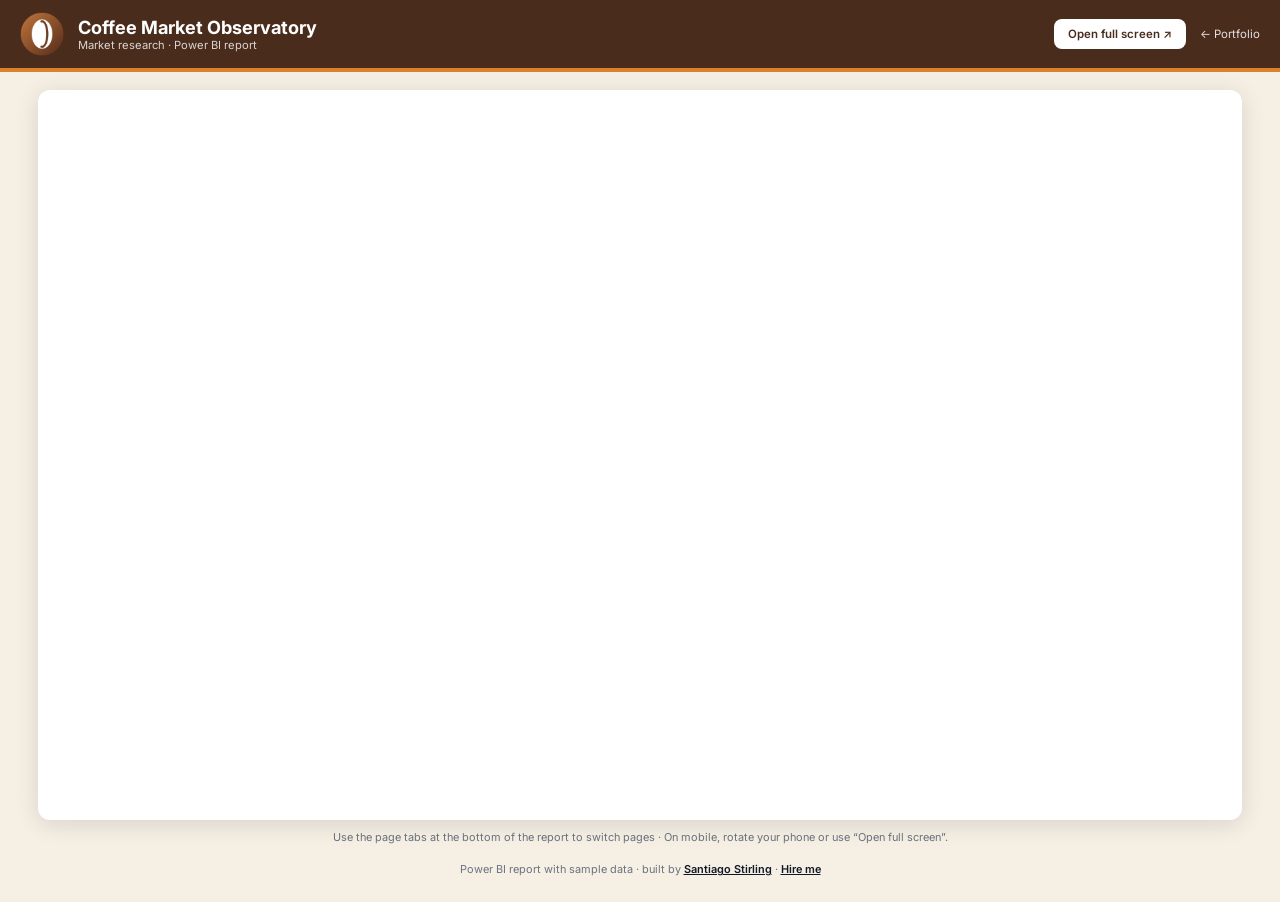
<file: dashboards/coffee.html>
<!DOCTYPE html>
<html lang="en">
<head>
<meta charset="utf-8">
<meta name="viewport" content="width=device-width, initial-scale=1">
<title>Coffee Market Observatory · Power BI report · Santiago Stirling</title>
<meta name="description" content="Coffee market share report: brands, segments, channels and year-over-year change.">
<meta name="author" content="Santiago Stirling">
<meta property="og:type" content="website">
<meta property="og:title" content="Coffee Market Observatory · Power BI report">
<meta property="og:description" content="Coffee market share report: brands, segments, channels and year-over-year change.">
<meta property="og:url" content="https://santiagostirling.github.io/dashboards/coffee.html">
<meta property="og:image" content="https://santiagostirling.github.io/images/dashboards/coffee.jpg">
<meta name="twitter:card" content="summary_large_image">
<link rel="icon" type="image/png" href="logo_coffee.png">
<link rel="preconnect" href="https://fonts.googleapis.com">
<link href="https://fonts.googleapis.com/css2?family=Inter:wght@400;500;600;700&display=swap" rel="stylesheet">
<link rel="stylesheet" href="report.css">
<style>:root{--hdr:#4A2C1D;--accent:#D9822B;--bg:#F6EFE4}</style>
</head>
<body>
<header class="top">
  <div class="top-in">
    <img class="logo" src="logo_coffee.png" alt="">
    <div class="titles"><h1>Coffee Market Observatory</h1><p>Market research · Power BI report</p></div>
    <nav class="links">
      <a class="btn" href="https://app.powerbi.com/view?r=eyJrIjoiMDAyZDE2ZTEtNGQ0Yy00ZTAzLTg1YTktYWMxMzQ3NDdmNGI1IiwidCI6Ijc3MTIyZDNiLTE2MWEtNDBkYS05M2E1LWZlODcyMjlkNmVlMCIsImMiOjR9" target="_blank" rel="noopener noreferrer">Open full screen ↗</a>
      <a class="back" href="../index.html#dashboards">← Portfolio</a>
    </nav>
  </div>
</header>
<main class="wrap">
  <div class="frame">
    <iframe title="Coffee Market Observatory" src="https://app.powerbi.com/view?r=eyJrIjoiMDAyZDE2ZTEtNGQ0Yy00ZTAzLTg1YTktYWMxMzQ3NDdmNGI1IiwidCI6Ijc3MTIyZDNiLTE2MWEtNDBkYS05M2E1LWZlODcyMjlkNmVlMCIsImMiOjR9" allowfullscreen loading="lazy"></iframe>
  </div>
  <p class="hint">Use the page tabs at the bottom of the report to switch pages · On mobile, rotate your phone or use “Open full screen”.</p>
</main>
<footer class="foot">Power BI report with sample data · built by <a href="../index.html">Santiago Stirling</a> · <a href="../index.html#contact">Hire me</a></footer>
</body>
</html>
</file>
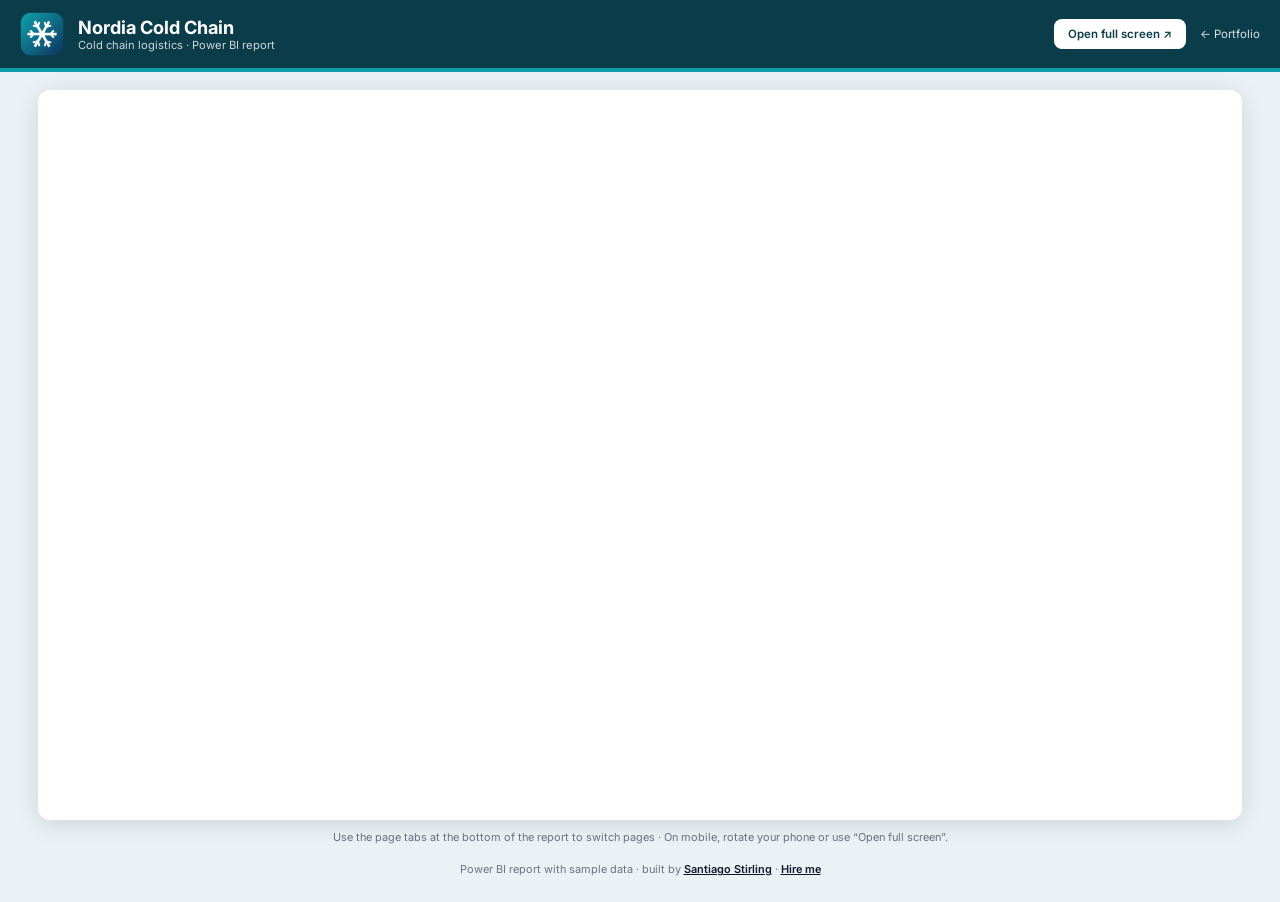
<file: dashboards/nordia.html>
<!DOCTYPE html>
<html lang="en">
<head>
<meta charset="utf-8">
<meta name="viewport" content="width=device-width, initial-scale=1">
<title>Nordia Cold Chain · Power BI report · Santiago Stirling</title>
<meta name="description" content="Cold-chain logistics report: shipment operations, alerts, fill rate and delivered volume.">
<meta name="author" content="Santiago Stirling">
<meta property="og:type" content="website">
<meta property="og:title" content="Nordia Cold Chain · Power BI report">
<meta property="og:description" content="Cold-chain logistics report: shipment operations, alerts, fill rate and delivered volume.">
<meta property="og:url" content="https://santiagostirling.github.io/dashboards/nordia.html">
<meta property="og:image" content="https://santiagostirling.github.io/images/dashboards/nordia.jpg">
<meta name="twitter:card" content="summary_large_image">
<link rel="icon" type="image/png" href="logo_nordia.png">
<link rel="preconnect" href="https://fonts.googleapis.com">
<link href="https://fonts.googleapis.com/css2?family=Inter:wght@400;500;600;700&display=swap" rel="stylesheet">
<link rel="stylesheet" href="report.css">
<style>:root{--hdr:#0B3C49;--accent:#0E9AA7;--bg:#EAF2F6}</style>
</head>
<body>
<header class="top">
  <div class="top-in">
    <img class="logo" src="logo_nordia.png" alt="">
    <div class="titles"><h1>Nordia Cold Chain</h1><p>Cold chain logistics · Power BI report</p></div>
    <nav class="links">
      <a class="btn" href="https://app.powerbi.com/view?r=eyJrIjoiNzQ2ZmY0YmYtNjEyOS00NjBkLTk2MDgtOGY1N2Y0MzIyNzk4IiwidCI6Ijc3MTIyZDNiLTE2MWEtNDBkYS05M2E1LWZlODcyMjlkNmVlMCIsImMiOjR9" target="_blank" rel="noopener noreferrer">Open full screen ↗</a>
      <a class="back" href="../index.html#dashboards">← Portfolio</a>
    </nav>
  </div>
</header>
<main class="wrap">
  <div class="frame">
    <iframe title="Nordia Cold Chain" src="https://app.powerbi.com/view?r=eyJrIjoiNzQ2ZmY0YmYtNjEyOS00NjBkLTk2MDgtOGY1N2Y0MzIyNzk4IiwidCI6Ijc3MTIyZDNiLTE2MWEtNDBkYS05M2E1LWZlODcyMjlkNmVlMCIsImMiOjR9" allowfullscreen loading="lazy"></iframe>
  </div>
  <p class="hint">Use the page tabs at the bottom of the report to switch pages · On mobile, rotate your phone or use “Open full screen”.</p>
</main>
<footer class="foot">Power BI report with sample data · built by <a href="../index.html">Santiago Stirling</a> · <a href="../index.html#contact">Hire me</a></footer>
</body>
</html>
</file>
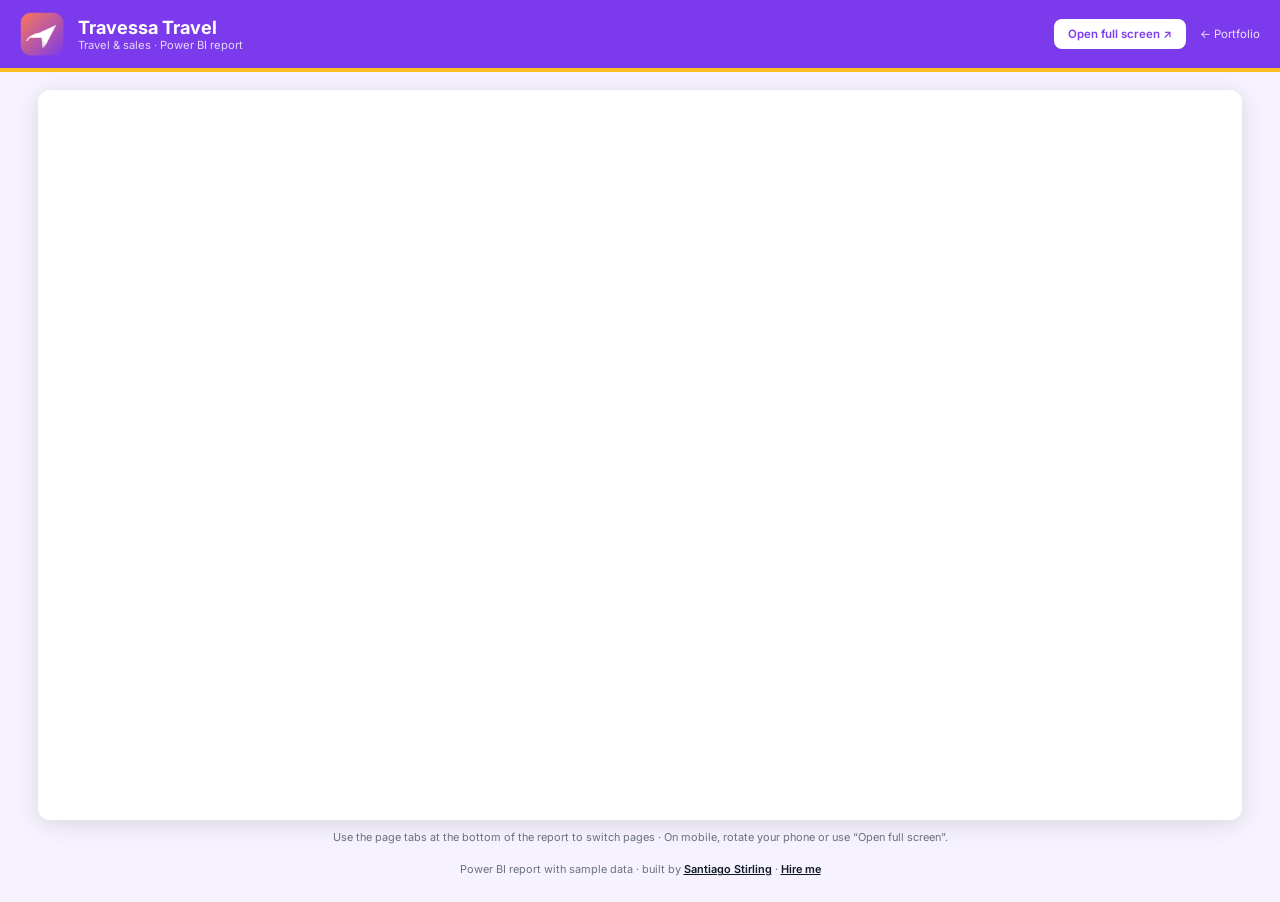
<file: dashboards/travessa.html>
<!DOCTYPE html>
<html lang="en">
<head>
<meta charset="utf-8">
<meta name="viewport" content="width=device-width, initial-scale=1">
<title>Travessa Travel · Power BI report · Santiago Stirling</title>
<meta name="description" content="Travel agency report: sales, margin, targets by agent and commercial pipeline.">
<meta name="author" content="Santiago Stirling">
<meta property="og:type" content="website">
<meta property="og:title" content="Travessa Travel · Power BI report">
<meta property="og:description" content="Travel agency report: sales, margin, targets by agent and commercial pipeline.">
<meta property="og:url" content="https://santiagostirling.github.io/dashboards/travessa.html">
<meta property="og:image" content="https://santiagostirling.github.io/images/dashboards/travessa.jpg">
<meta name="twitter:card" content="summary_large_image">
<link rel="icon" type="image/png" href="logo_travessa.png">
<link rel="preconnect" href="https://fonts.googleapis.com">
<link href="https://fonts.googleapis.com/css2?family=Inter:wght@400;500;600;700&display=swap" rel="stylesheet">
<link rel="stylesheet" href="report.css">
<style>:root{--hdr:#7C3AED;--accent:#FBBF24;--bg:#F6F3FF}</style>
</head>
<body>
<header class="top">
  <div class="top-in">
    <img class="logo" src="logo_travessa.png" alt="">
    <div class="titles"><h1>Travessa Travel</h1><p>Travel & sales · Power BI report</p></div>
    <nav class="links">
      <a class="btn" href="https://app.powerbi.com/view?r=eyJrIjoiYzY4NDRhZTYtZWZkMC00ZDJlLWJhNTYtZmFjMjFlYmZlOWM3IiwidCI6Ijc3MTIyZDNiLTE2MWEtNDBkYS05M2E1LWZlODcyMjlkNmVlMCIsImMiOjR9" target="_blank" rel="noopener noreferrer">Open full screen ↗</a>
      <a class="back" href="../index.html#dashboards">← Portfolio</a>
    </nav>
  </div>
</header>
<main class="wrap">
  <div class="frame">
    <iframe title="Travessa Travel" src="https://app.powerbi.com/view?r=eyJrIjoiYzY4NDRhZTYtZWZkMC00ZDJlLWJhNTYtZmFjMjFlYmZlOWM3IiwidCI6Ijc3MTIyZDNiLTE2MWEtNDBkYS05M2E1LWZlODcyMjlkNmVlMCIsImMiOjR9" allowfullscreen loading="lazy"></iframe>
  </div>
  <p class="hint">Use the page tabs at the bottom of the report to switch pages · On mobile, rotate your phone or use “Open full screen”.</p>
</main>
<footer class="foot">Power BI report with sample data · built by <a href="../index.html">Santiago Stirling</a> · <a href="../index.html#contact">Hire me</a></footer>
</body>
</html>
</file>
<file: dashboards/report.css>
*,*::before,*::after{box-sizing:border-box;margin:0;padding:0}
html,body{background:var(--bg);color:#1f2937;font-family:'Inter',system-ui,sans-serif;font-size:14px}
.top{background:var(--hdr);border-bottom:4px solid var(--accent);color:#fff}
.top-in{max-width:1400px;margin:0 auto;padding:12px 20px;display:flex;align-items:center;gap:14px;flex-wrap:wrap}
.logo{width:44px;height:44px;border-radius:10px}
.titles{flex:1;min-width:180px}
.titles h1{font-size:1.3rem;font-weight:700}
.titles p{font-size:.8rem;opacity:.8}
.links{display:flex;gap:14px;align-items:center}
.btn{background:#fff;color:var(--hdr);padding:8px 14px;border-radius:8px;font-weight:600;font-size:.82rem;text-decoration:none}
.btn:hover{opacity:.9}
.back{color:#fff;opacity:.85;font-size:.82rem;text-decoration:none}
.back:hover{opacity:1}
.wrap{max-width:1400px;margin:0 auto;padding:18px 20px 8px}
.frame{position:relative;width:min(100%,calc((100vh - 170px) * 1.65));margin:0 auto;aspect-ratio:1280/776;background:#fff;border-radius:12px;overflow:hidden;box-shadow:0 4px 24px rgba(0,0,0,.12)}
.frame iframe{position:absolute;inset:0;width:100%;height:100%;border:0}
.hint{font-size:.78rem;color:#6b7280;text-align:center;margin-top:10px}
.foot{text-align:center;font-size:.78rem;color:#6b7280;padding:10px 20px 26px}
.foot a{color:#111827;font-weight:600}
@media (max-width:640px){.top-in{padding:10px 16px}.wrap{padding:12px 10px 6px}.frame{border-radius:8px}}
</file>
